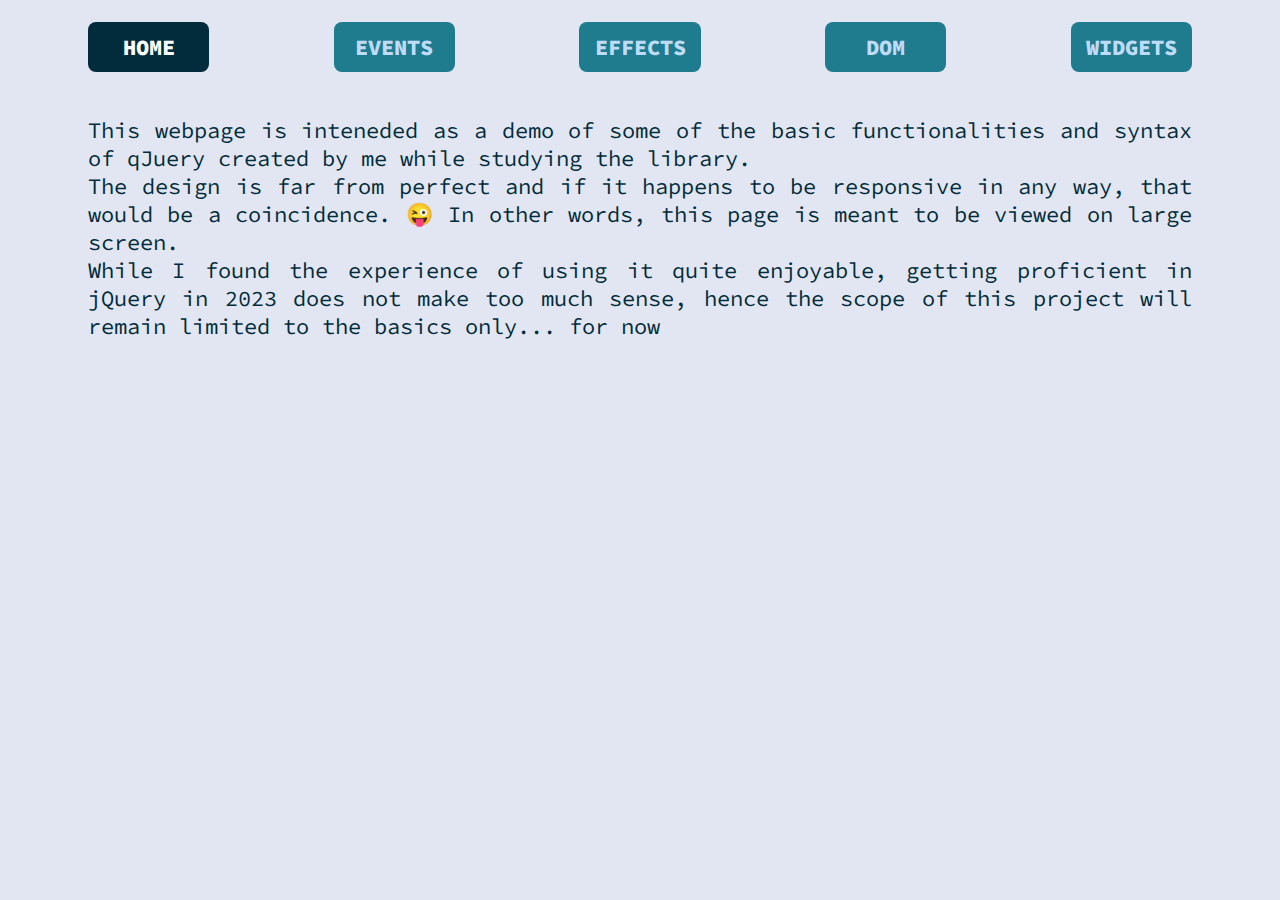
<file: index.html>
<!DOCTYPE html>
<html lang="en">

<head>
    <meta charset="UTF-8">
    <meta http-equiv="X-UA-Compatible" content="IE=edge">
    <meta name="viewport" content="width=device-width, initial-scale=1.0">

    <link rel="stylesheet" href="style.css">

    <!-- fonts -->
    <link rel="preconnect" href="https://fonts.googleapis.com">
    <link rel="preconnect" href="https://fonts.gstatic.com" crossorigin>
    <link
        href="https://fonts.googleapis.com/css2?family=Source+Code+Pro:ital,wght@0,200;0,300;0,400;0,500;0,600;0,700;0,800;0,900;1,200;1,300;1,400;1,500;1,600;1,700;1,800;1,900&display=swap"
        rel="stylesheet">

    <title>jQuery Demos</title>
</head>

<body>
    <nav>
        <ul id="nav-menu">
            <li id="btn0" style="background-color: var(--gunmetal)"><a href="./index.html" style="color: white">home</a>
            </li>
            <li id="btn1"><a href="./events.html">events</a></li>
            <li id="btn2"><a href="./effects.html">effects</a></li>
            <li id="btn3"><a href="./dom.html">dom</a></li>
            <li id="btn4"><a href="./widgets.html">widgets</a></li>
        </ul>
    </nav>
    <main>
        <p class="about"> This webpage is inteneded as a demo of some of the basic functionalities and syntax of qJuery
            created by
            me while studying the library.</p>
        <p class="about"> The design is far from perfect and if it happens to be responsive in any way, that would be a
            coincidence. &#x1F61C; In other words, this page is meant to be viewed on large screen.
        </p>
        <p class="about"> While I found the experience of using it quite enjoyable, getting proficient in jQuery in 2023
            does not make too much sense, hence the scope of this project will remain limited to the basics only... for
            now
        </p>

    </main>
</body>

</html>
</file>
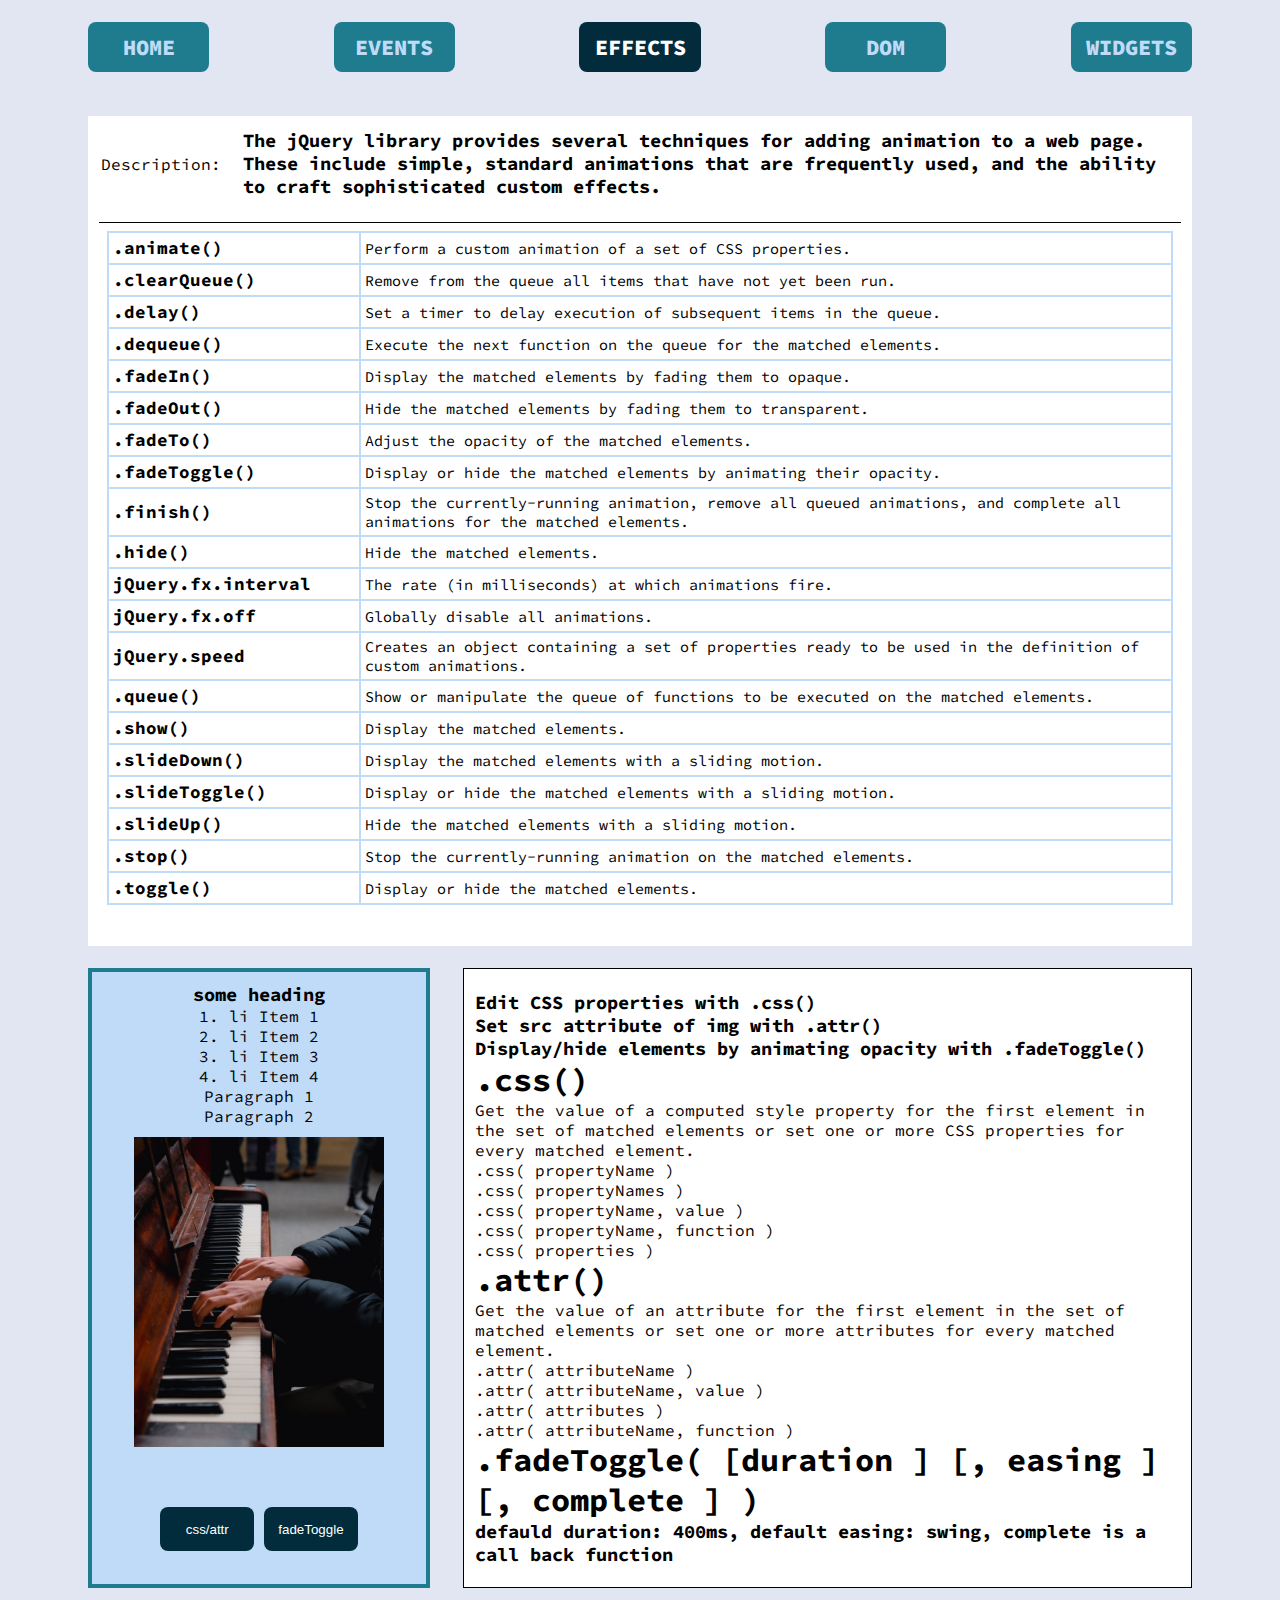
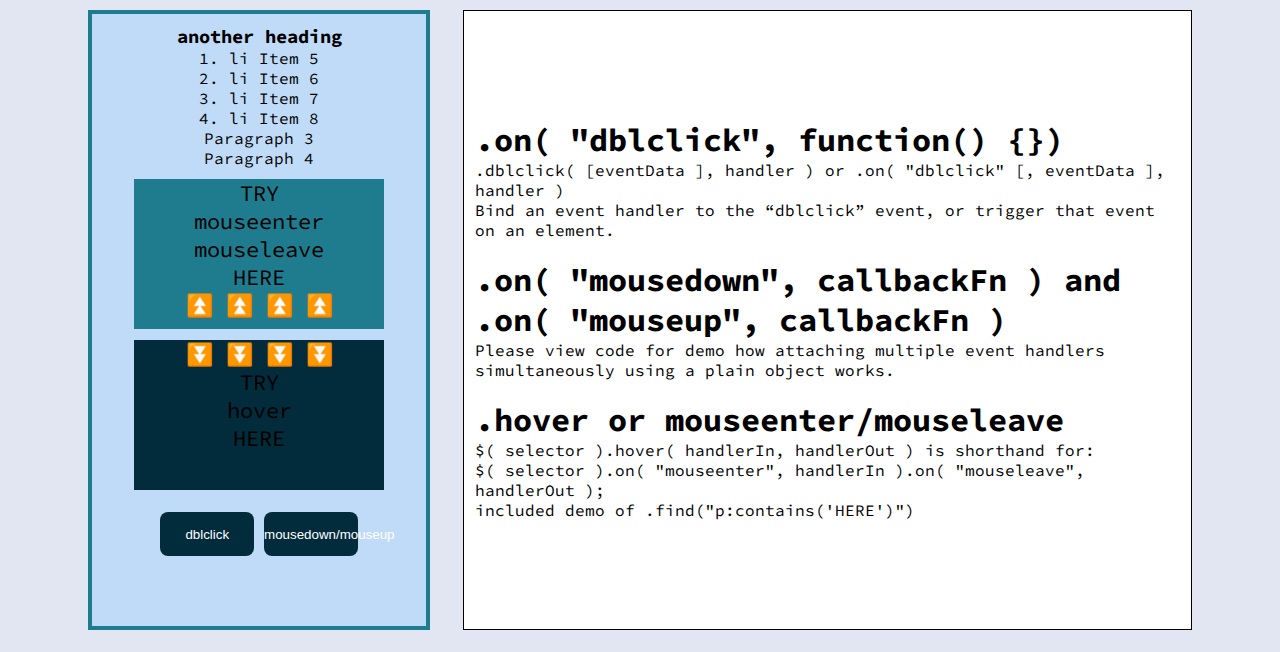
<file: effects.html>
<!DOCTYPE html>
<html lang="en">

<head>
    <meta charset="UTF-8">
    <meta http-equiv="X-UA-Compatible" content="IE=edge">
    <meta name="viewport" content="width=device-width, initial-scale=1.0">

    <link rel="stylesheet" href="style.css">

    <!-- fonts -->
    <link rel="preconnect" href="https://fonts.googleapis.com">
    <link rel="preconnect" href="https://fonts.gstatic.com" crossorigin>
    <link
        href="https://fonts.googleapis.com/css2?family=Source+Code+Pro:ital,wght@0,200;0,300;0,400;0,500;0,600;0,700;0,800;0,900;1,200;1,300;1,400;1,500;1,600;1,700;1,800;1,900&display=swap"
        rel="stylesheet">

    <title>jQuery Demos</title>
</head>

<body>
    <nav>
        <ul id="nav-menu">
            <li id="btn0"><a href="./index.html">home</a></li>
            <li id="btn1"><a href="./events.html">events</a></li>
            <li id="btn2"><a href="./effects.html">effects</a></li>
            <li id="btn3"><a href="./dom.html">dom</a></li>
            <li id="btn4"><a href="./widgets.html">widgets</a></li>
        </ul>
    </nav>
    <main>
        <aside>
            <table>
                <tr>
                    <td>
                        <p>Description:&nbsp;&nbsp;</p>
                    </td>
                    <td>
                        <h3>The jQuery library provides several techniques for adding animation to a web page. These
                            include simple, standard animations that are frequently used, and the ability to craft
                            sophisticated custom effects. </h3>
                    </td>
                </tr>
            </table>
            <div class="code">
                <table>
                    <tr>
                        <td>
                            <h3>.animate() </h3>
                        </td>
                        <td>Perform a custom animation of a set of CSS properties.</td>
                    </tr>
                    <tr>
                        <td>
                            <h3>.clearQueue() </h3>
                        </td>
                        <td>Remove from the queue all items that have not yet been run.</td>
                    </tr>
                    <tr>
                        <td>
                            <h3>.delay() </h3>
                        </td>
                        <td>Set a timer to delay execution of subsequent items in the queue.</td>
                    </tr>
                    <tr>
                        <td>
                            <h3>.dequeue() </h3>
                        </td>
                        <td>Execute the next function on the queue for the matched elements.</td>
                    </tr>
                    <tr>
                        <td>
                            <h3>.fadeIn()</h3>
                        </td>
                        <td>Display the matched elements by fading them to opaque.</td>
                    </tr>
                    <tr>
                        <td>
                            <h3>.fadeOut()</h3>
                        </td>
                        <td>Hide the matched elements by fading them to transparent.</td>
                    </tr>
                    <tr>
                        <td>
                            <h3>.fadeTo()</h3>
                        </td>
                        <td>Adjust the opacity of the matched elements.</td>
                    </tr>
                    <tr>
                        <td>
                            <h3>.fadeToggle()</h3>
                        </td>
                        <td>Display or hide the matched elements by animating their opacity.</td>
                    </tr>
                    <tr>
                        <td>
                            <h3>.finish()</h3>
                        </td>
                        <td>Stop the currently-running animation, remove all queued animations, and complete all
                            animations for the matched elements.</td>
                    </tr>
                    <tr>
                        <td>
                            <h3>.hide()</h3>
                        </td>
                        <td>Hide the matched elements.</td>
                    </tr>
                    <tr>
                        <td>
                            <h3>jQuery.fx.interval&nbsp;&nbsp;&nbsp;&nbsp;
                        </td> <!--Just to push second row back :-)-->
                        <td>The rate (in milliseconds) at which animations fire.</td>
                    </tr>
                    <tr>
                        <td>
                            <h3>jQuery.fx.off</h3>
                        </td>
                        <td>Globally disable all animations.</td>
                    </tr>
                    <tr>
                        <td>
                            <h3>jQuery.speed</h3>
                        </td>
                        <td>Creates an object containing a set of properties ready to be used in the definition of
                            custom animations.</td>
                    </tr>
                    <tr>
                        <td>
                            <h3>.queue()</h3>
                        </td>
                        <td>Show or manipulate the queue of functions to be executed on the matched elements.</td>
                    </tr>
                    <tr>
                        <td>
                            <h3>.show()</h3>
                        </td>
                        <td>Display the matched elements.</td>
                    </tr>
                    <tr>
                        <td>
                            <h3>.slideDown()</h3>
                        </td>
                        <td> Display the matched elements with a sliding motion.</td>
                    </tr>
                    <tr>
                        <td>
                            <h3>.slideToggle()</h3>
                        </td>
                        <td> Display or hide the matched elements with a sliding motion.</td>
                    </tr>
                    <tr>
                        <td>
                            <h3>.slideUp()</h3>
                        </td>
                        <td>Hide the matched elements with a sliding motion.</td>
                    </tr>
                    <tr>
                        <td>
                            <h3>.stop()</h3>
                        </td>
                        <td>Stop the currently-running animation on the matched elements.</td>
                    </tr>
                    <tr>
                        <td>
                            <h3>.toggle()</h3>
                        </td>
                        <td>Display or hide the matched elements.</td>
                    </tr>
                </table>
            </div>
        </aside>
        <section>
            <div class="demo-container" id="demo1">
                <div>
                    <h3>some heading</h3>
                    <ol id="events-list">
                        <li>li Item 1</li>
                        <li>li Item 2</li>
                        <li>li Item 3</li>
                        <li>li Item 4</li>
                    </ol>
                    <p>Paragraph 1</p>
                    <p>Paragraph 2</p>
                    <img src="img/demo-images/pexels-mathias-reding-16124576.jpg" alt="piano" class="demo--img">
                </div>

                <div class="buttons-panel">
                    <button id="change-css-btn" class="action-buttons">css/attr</button>
                    <button id="toggle-fade-btn" class="action-buttons">fadeToggle</button>
                </div>
            </div>

            <div class="info-container">
                <div id="info1">
                    <h3>Edit CSS properties with .css()</h3>
                    <h3>Set src attribute of img with .attr()</h3>
                    <h3>Display/hide elements by animating opacity with .fadeToggle()</h3>
                    <h1>.css() </h1>
                    <p> Get the value of a computed style property for the first element in the set of matched elements
                        or set one or more CSS properties for every matched element. </p>
                    <p> .css( propertyName ) </p>
                    <p> .css( propertyNames ) </p>
                    <p> .css( propertyName, value ) </p>
                    <p> .css( propertyName, function ) </p>
                    <p> .css( properties ) </p>
                    <h1>.attr() </h1>
                    <p>Get the value of an attribute for the first element in the set of matched elements or set one or
                        more
                        attributes for every matched element. </p>
                    <p> .attr( attributeName ) </p>
                    <p> .attr( attributeName, value )
                    <p> .attr( attributes ) </p>
                    <p> .attr( attributeName, function ) </p>
                    <h1> .fadeToggle( [duration ] [, easing ] [, complete ] )</h1>
                    <h3>defauld duration: 400ms, default easing: swing, complete is a call back function</h3>
                </div>
            </div>

        </section>

        <section>
            <div class="demo-container" id="demo2">
                <div>
                    <h3>another heading</h3>

                    <ol id="events-list">
                        <li>li Item 5</li>
                        <li>li Item 6</li>
                        <li>li Item 7</li>
                        <li>li Item 8</li>
                    </ol>
                    <p>Paragraph 3</p>
                    <p>Paragraph 4</p>
                    <div class="demo--canvas tealBG" id="enter-leave-events">
                        <p>TRY</p>
                        <p>mouseenter</p>
                        <p>mouseleave</p>
                        <p>HERE</p>
                        <p>&#9195; &#9195; &#9195; &#9195;</p>
                    </div>
                    <div class="demo--canvas gunmetalBG" id="mouse-hover-events">
                        <p>&#9196; &#9196; &#9196; &#9196; </p>
                        <p>TRY</p>
                        <p>hover</p>
                        <p>HERE</p>
                    </div>

                    <div class="buttons-panel">
                        <button id="dblclick-btn" class="action-buttons">dblclick</button>
                        <button id="mousedownup-btn" class="action-buttons">mousedown/mouseup</button>
                    </div>
                </div>
            </div>

            <div class="info-container">
                <div id="info2">
                    <h1>.on( "dblclick", function() {})</h1>
                    <p> .dblclick( [eventData ], handler ) or .on( "dblclick" [, eventData ], handler )</p>
                    <p> Bind an event handler to the “dblclick” event, or trigger that event on an element. </p>
                    <br>
                    <h1>.on( "mousedown", callbackFn ) and .on( "mouseup", callbackFn )</h1>
                    <p> Please view code for demo how attaching multiple event handlers simultaneously using a plain
                        object works. </p>
                    <br>
                    <h1>.hover or mouseenter/mouseleave</h1>
                    <p>$( selector ).hover( handlerIn, handlerOut ) is shorthand for: </p>
                    <p>$( selector ).on( "mouseenter", handlerIn ).on( "mouseleave", handlerOut );</p>
                    <p>included demo of .find("p:contains('HERE')")
                    </p>
                </div>
            </div>
        </section>

    </main>
</body>

<script src="src/jQuery.js" type="text/javascript"></script>
<script src="src/effects.js" type="text/javascript"></script>


</html>
</file>
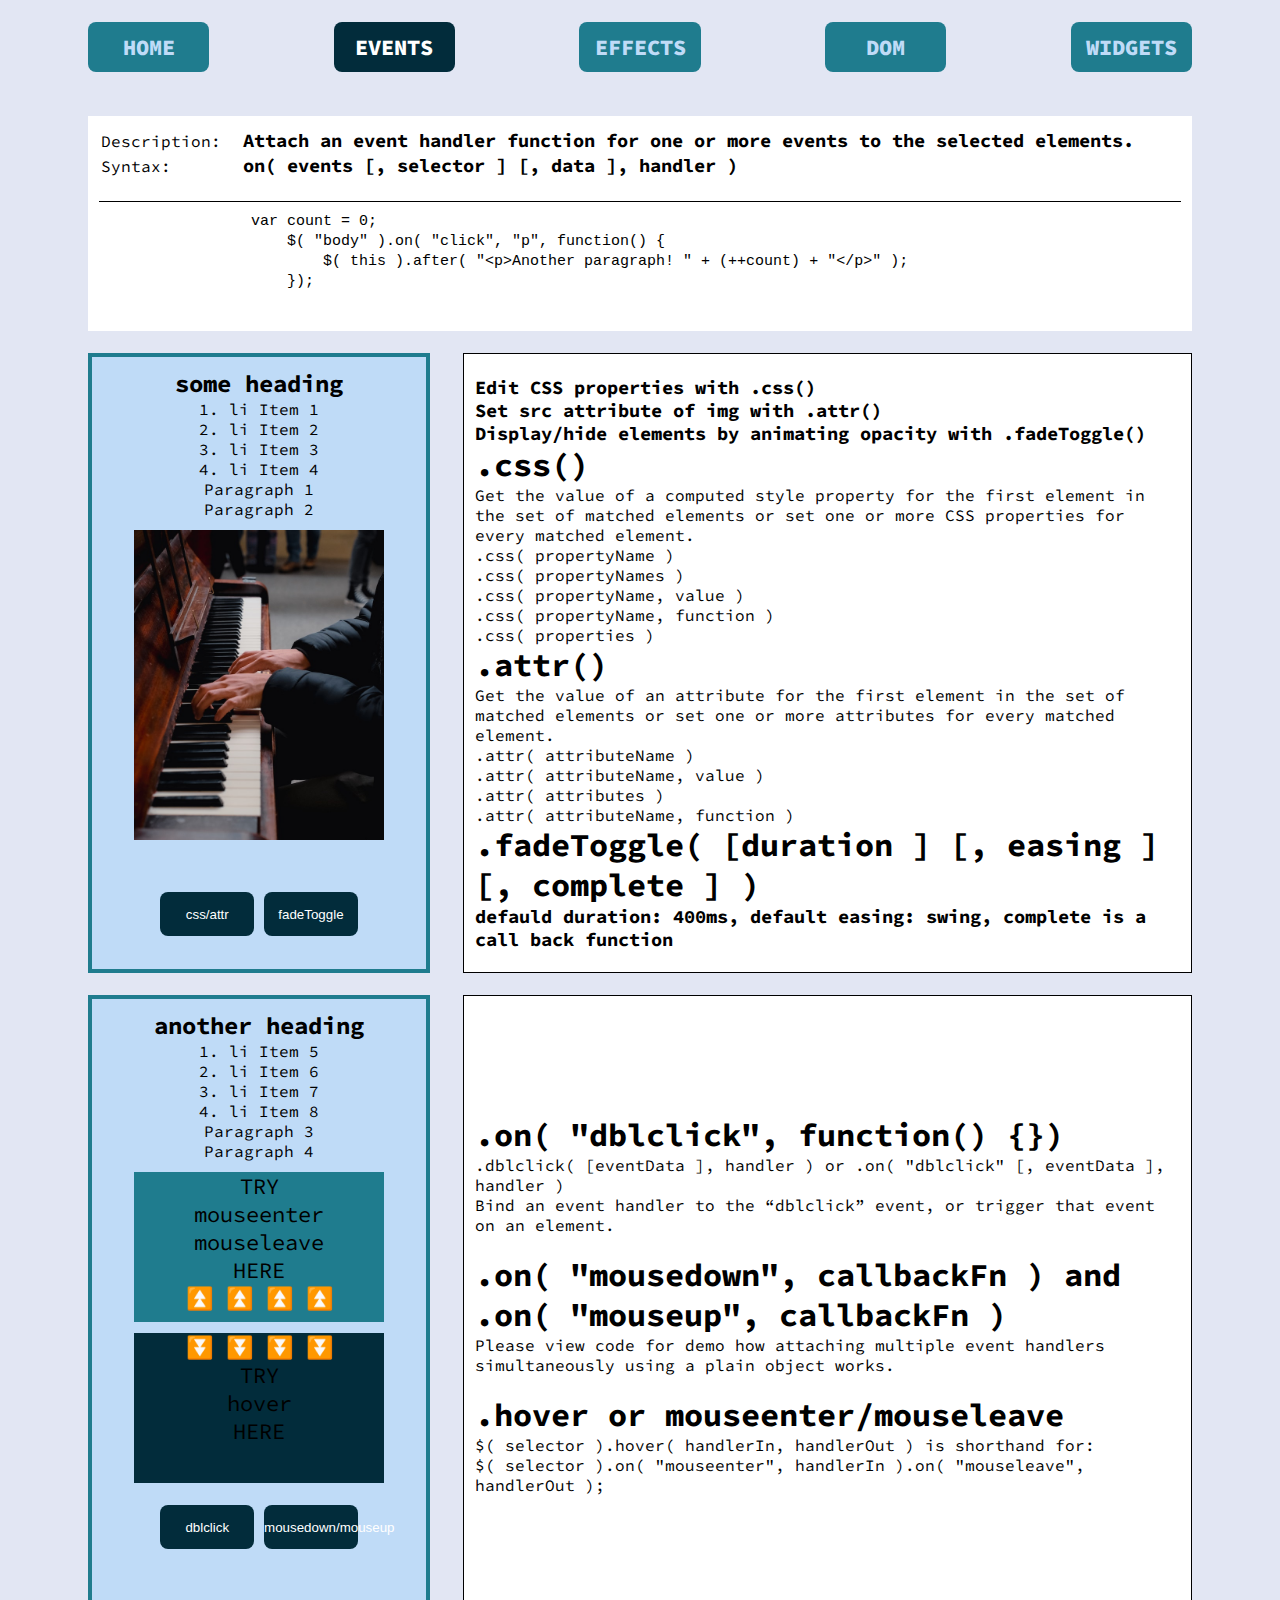
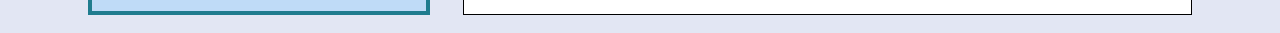
<file: events.html>
<!DOCTYPE html>
<html lang="en">

<head>
    <meta charset="UTF-8">
    <meta http-equiv="X-UA-Compatible" content="IE=edge">
    <meta name="viewport" content="width=device-width, initial-scale=1.0">

    <link rel="stylesheet" href="style.css">

    <!-- fonts -->
    <link rel="preconnect" href="https://fonts.googleapis.com">
    <link rel="preconnect" href="https://fonts.gstatic.com" crossorigin>
    <link
        href="https://fonts.googleapis.com/css2?family=Source+Code+Pro:ital,wght@0,200;0,300;0,400;0,500;0,600;0,700;0,800;0,900;1,200;1,300;1,400;1,500;1,600;1,700;1,800;1,900&display=swap"
        rel="stylesheet">

    <title>jQuery Demos</title>
</head>

<body>
    <nav>
        <ul id="nav-menu">
            <li id="btn0"><a href="./index.html">home</a></li>
            <li id="btn1"><a href="./events.html">events</a></li>
            <li id="btn2"><a href="./effects.html">effects</a></li>
            <li id="btn3"><a href="./dom.html">dom</a></li>
            <li id="btn4"><a href="./widgets.html">widgets</a></li>
        </ul>
    </nav>
    <main>
        <aside>
            <table>
                <tr>
                    <td>
                        <p>Description:&nbsp;&nbsp;</p>
                    </td>
                    <td>
                        <h3>Attach an event handler function for one or more events to
                            the selected elements. </h3>
                    </td>
                </tr>
                <tr>
                    <td>
                        <p>Syntax:&nbsp;&nbsp;</p>
                    </td>
                    <td>
                        <h3>on( events [, selector ] [, data ], handler ) </h3>
                    </td>
                </tr>
            </table>
            <div class="code">
                <code>                var count = 0;
                    $( "body" ).on( "click", "p", function() {
                        $( this ).after( "&lt;p>Another paragraph! " + (++count) + "&lt;/p>" );
                    });</code>
            </div>
        </aside>
        <section>
            <div class="demo-container" id="demo1">
                <div>
                    <h2>some heading</h2>
                    <ol id="events-list">
                        <li>li Item 1</li>
                        <li>li Item 2</li>
                        <li>li Item 3</li>
                        <li>li Item 4</li>
                    </ol>
                    <p>Paragraph 1</p>
                    <p>Paragraph 2</p>
                    <img src="img/demo-images/pexels-mathias-reding-16124576.jpg" alt="piano" class="demo--img">
                </div>

                <div class="buttons-panel">
                    <button id="change-css-btn" class="action-buttons">css/attr</button>
                    <button id="toggle-fade-btn" class="action-buttons">fadeToggle</button>
                </div>
            </div>

            <div class="info-container">
                <div id="info1">
                    <h3>Edit CSS properties with .css()</h3>
                    <h3>Set src attribute of img with .attr()</h3>
                    <h3>Display/hide elements by animating opacity with .fadeToggle()</h3>
                    <h1>.css() </h1>
                    <p> Get the value of a computed style property for the first element in the set of matched elements
                        or set one or more CSS properties for every matched element. </p>
                    <p> .css( propertyName ) </p>
                    <p> .css( propertyNames ) </p>
                    <p> .css( propertyName, value ) </p>
                    <p> .css( propertyName, function ) </p>
                    <p> .css( properties ) </p>
                    <h1>.attr() </h1>
                    <p>Get the value of an attribute for the first element in the set of matched elements or set one or
                        more
                        attributes for every matched element. </p>
                    <p> .attr( attributeName ) </p>
                    <p> .attr( attributeName, value )
                    <p> .attr( attributes ) </p>
                    <p> .attr( attributeName, function ) </p>
                    <h1> .fadeToggle( [duration ] [, easing ] [, complete ] )</h1>
                    <h3>defauld duration: 400ms, default easing: swing, complete is a call back function</h3>
                </div>
            </div>

        </section>

        <section>
            <div class="demo-container" id="demo2">
                <div>
                    <h2>another heading</h2>

                    <ol id="events-list">
                        <li>li Item 5</li>
                        <li>li Item 6</li>
                        <li>li Item 7</li>
                        <li>li Item 8</li>
                    </ol>
                    <p>Paragraph 3</p>
                    <p>Paragraph 4</p>
                    <div class="demo--canvas tealBG" id="enter-leave-events">
                        <p>TRY</p>
                        <p>mouseenter</p>
                        <p>mouseleave</p>
                        <p>HERE</p>
                        <p>&#9195; &#9195; &#9195; &#9195;</p>
                    </div>
                    <div class="demo--canvas gunmetalBG" id="mouse-hover-events">
                        <p>&#9196; &#9196; &#9196; &#9196; </p>
                        <p>TRY</p>
                        <p>hover</p>
                        <p>HERE</p>
                    </div>

                    <div class="buttons-panel">
                        <button id="dblclick-btn" class="action-buttons">dblclick</button>
                        <button id="mousedownup-btn" class="action-buttons">mousedown/mouseup</button>
                    </div>
                </div>
            </div>

            <div class="info-container">
                <div id="info2">
                    <h1>.on( "dblclick", function() {})</h1>
                    <p> .dblclick( [eventData ], handler ) or .on( "dblclick" [, eventData ], handler )</p>
                    <p> Bind an event handler to the “dblclick” event, or trigger that event on an element. </p>
                    <br>
                    <h1>.on( "mousedown", callbackFn ) and .on( "mouseup", callbackFn )</h1>
                    <p> Please view code for demo how attaching multiple event handlers simultaneously using a plain
                        object works. </p>
                        <br>
                    <h1>.hover or mouseenter/mouseleave</h1>
                    <p>$( selector ).hover( handlerIn, handlerOut ) is shorthand for: </p>
                    <p>$( selector ).on( "mouseenter", handlerIn ).on( "mouseleave", handlerOut );</p>
                </div>
            </div>
        </section>

    </main>
</body>

<script src="src/jQuery.js" type="text/javascript"></script>
<script src="src/events.js" type="text/javascript"></script>


</html>
</file>
<file: style.css>
:root {
    /* CSS HEX */
    --gunmetal: #022b3aff;
    --teal: #1f7a8cff;
    --columbia-blue: #bfdbf7ff;
    --lavender-web: #e1e5f2ff;

    /* CSS HSL */
    --gunmetal: hsla(196, 93%, 12%, 1);
    --teal: hsla(190, 64%, 34%, 1);
    --columbia-blue: hsla(210, 78%, 86%, 1);
    --lavender-web: hsla(226, 40%, 92%, 1);
}

html {
    box-sizing: border-box
}

*,
*:before,
*:after {
    box-sizing: inherit;
    margin: 0;
    padding: 0;
}

body {
    background-color: var(--lavender-web);
    margin: 0 88px;
    font-family: 'Source Code Pro', monospace;
}

#nav-menu {
    display: flex;
    justify-content: space-between;
    height: 12%;
    margin-top: 22px;
}

#nav-menu>li {
    display: flex;
    width: 11%;
    border-radius: 8px;
    border: none;
    margin: 0 29px;
    background-color: var(--teal);
    justify-content: center;
    /* center text in span items inside */
}


#nav-menu>li:first-child {
    margin-left: 0;
}

#nav-menu>li:last-child {
    margin-right: 0;
}

#nav-menu>li>a {
    color: var(--columbia-blue);
    font-weight: 800;
    font-size: 22px;
    padding: 11px;
    text-transform: uppercase;
    text-decoration: none;
}

main {
    margin-top: 44px;
}

p.about {
    color: var(--gunmetal);
    font-size: 22px;
    text-align: justify;
}

ol#events-list>li {
    list-style: decimal inside;
    /* to prevent the numbers going outside div when li items aligned centrally*/
}

aside {
    display: table;
    width: 100%;
    background-color: white;
    padding: 11px;
}

aside>div.code {
    padding: 8px;
    border-top: 1px solid black;
    font-size: 15px;
    margin: 22px 0;
    background-color: white;
}

div.code>code {
    white-space: pre-wrap;
}

div.code>table,
div.code>table td {
    border: 2px solid var(--columbia-blue);
    border-collapse: collapse;
    padding: 4px;
    margin: 0 auto;
}

section {
    height: 620px;
    margin: 22px 0;
    display: flex;
    justify-content: space-between;
}

.demo-container {
    height: 100%;
    width: 31%;
    padding: 11px;
    border: 4px solid var(--teal);
    text-align: center;
    padding: 11px;
    background-color: var(--columbia-blue);
    /* to keep buttons at bottom of container if an element before is hidden/removed */
    display: flex;
    flex-direction: column;
    justify-content: space-between;
}

.demo--img {
    object-fit: cover;
    width: 80%;
    height: 310px;
    margin-top: 11px;
}

.demo--canvas {
    width: 80%;
    height: 150px;
    margin: 11px auto 0;
    font-size: 22px;
}

.tealBG {
    background-color: var(--teal);
}

.gunmetalBG {
    background-color: var(--gunmetal);
}

.info-container {
    width: 66%;
    padding: 11px;
    background-color: white;
    border: 1px solid black;
    display: flex;
    flex-direction: column;
    justify-content: space-around;
}

.info-container>img {
    object-fit: fill;
    width: 100%;
    height: 100%;
}

.action-buttons {
    width: 30%;
    margin: 22px auto;
    height: 44px;
    border-radius: 8px;
    border: none;
    background-color: var(--gunmetal);
    color: white;
    text-align: center;
}
</file>
